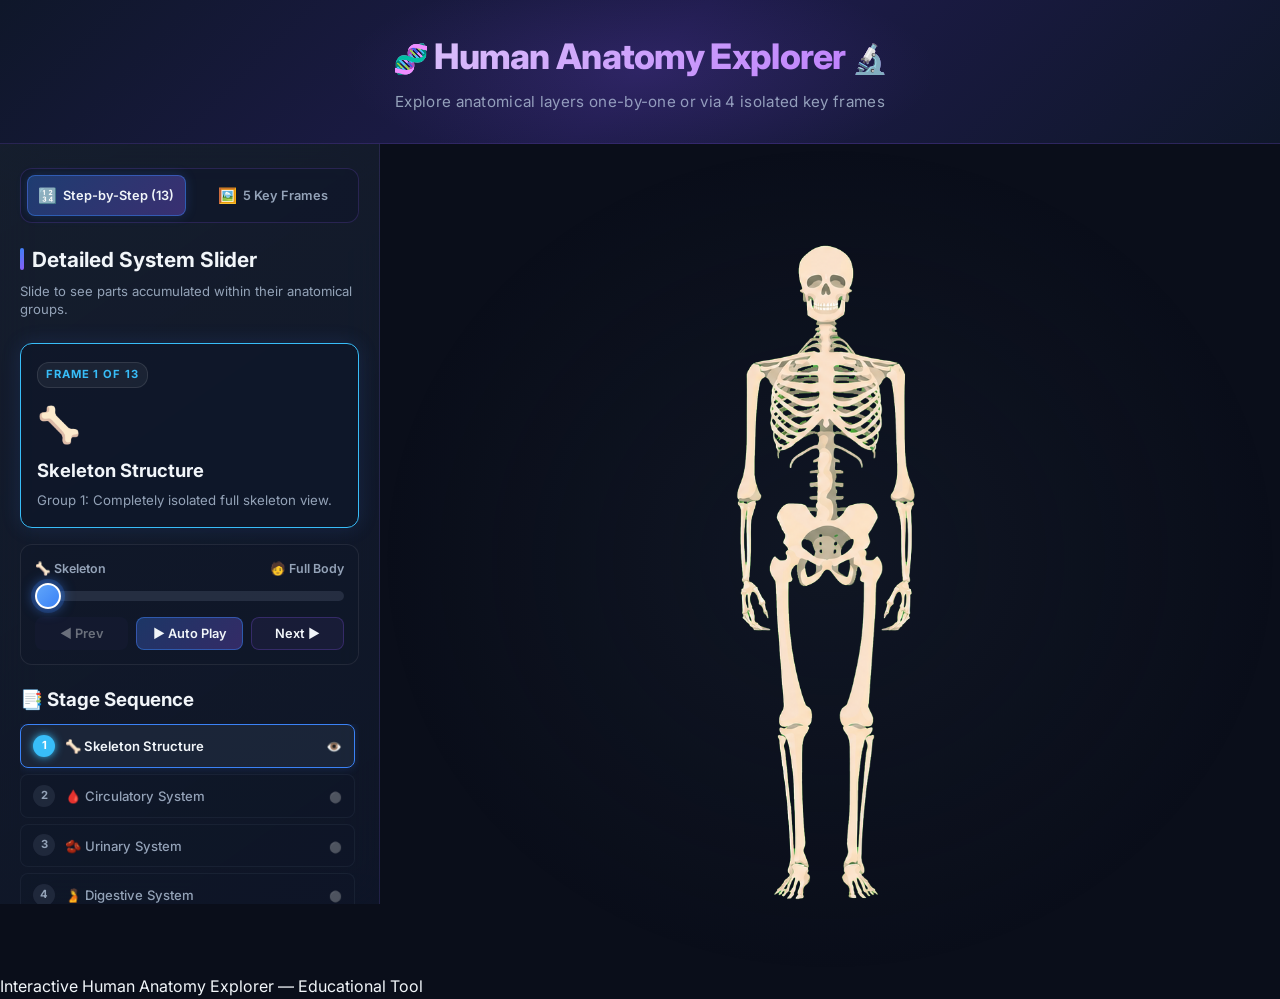
<file: trianing/humanparts/index.html>
<!DOCTYPE html>
<html lang="en">
<head>
    <meta charset="UTF-8">
    <meta name="viewport" content="width=device-width, initial-scale=1.0">
    <meta name="description" content="Interactive 2D Human Anatomy Model - Explore the human body step-by-step or in 4 key anatomical frames.">
    <title>Interactive Human Anatomy Explorer</title>
    <link rel="preconnect" href="https://fonts.googleapis.com">
    <link rel="preconnect" href="https://fonts.gstatic.com" crossorigin>
    <link href="https://fonts.googleapis.com/css2?family=Inter:wght@300;400;500;600;700;800&display=swap" rel="stylesheet">
    <link rel="stylesheet" href="style.css">
</head>
<body>
    <!-- Animated background particles -->
    <div class="bg-particles" id="bgParticles"></div>

    <!-- Header -->
    <header class="header">
        <div class="header-glow"></div>
        <h1 class="header-title">
            <span class="title-icon">🧬</span>
            Human Anatomy Explorer
            <span class="title-icon">🔬</span>
        </h1>
        <p class="header-subtitle">Explore anatomical layers one-by-one or via 4 isolated key frames</p>
    </header>

    <!-- Main content -->
    <main class="main-content">
        <!-- Control Panel -->
        <aside class="control-panel" id="controlPanel">
            <!-- Mode Switcher Tabs -->
            <div class="mode-switcher-container">
                <button class="mode-tab active" id="tabModeDetailed">
                    <span class="tab-icon">🔢</span> Step-by-Step (13)
                </button>
                <button class="mode-tab" id="tabModeKeyframe">
                    <span class="tab-icon">🖼️</span> 5 Key Frames
                </button>
            </div>

            <div class="panel-header">
                <h2 class="panel-title" id="panelTitle">Detailed System Slider</h2>
                <p class="panel-desc" id="panelDesc">Drag the sliding circle to reveal anatomical structures sequentially.</p>
            </div>

            <!-- Slider Control Container -->
            <div class="slider-section">
                <div class="active-stage-card" id="activeStageCard">
                    <div class="stage-badge" id="stageBadge">Stage 1 of 13</div>
                    <div class="stage-icon" id="stageIcon">🦴</div>
                    <h3 class="stage-title" id="stageTitle">Skeleton</h3>
                    <p class="stage-description" id="stageDescription">The foundational bone framework supporting the entire human structure.</p>
                </div>

                <!-- Range Slider Control -->
                <div class="slider-wrapper">
                    <div class="slider-labels-top">
                        <span id="sliderMinLabel">🦴 Skeleton</span>
                        <span id="sliderMaxLabel">🧑 Full Body</span>
                    </div>
                    <div class="slider-track-container">
                        <input type="range" min="1" max="13" value="1" step="1" id="anatomySlider" class="anatomy-slider">
                        <div class="slider-track-fill" id="sliderTrackFill"></div>
                    </div>
                    <div class="slider-controls-row">
                        <button class="step-btn" id="btnPrevStage" title="Previous Layer">◀ Prev</button>
                        <button class="play-btn" id="btnAutoPlay" title="Auto Play Journey">▶ Auto Play</button>
                        <button class="step-btn" id="btnNextStage" title="Next Layer">Next ▶</button>
                    </div>
                </div>
            </div>

            <!-- List of Progressive Stages -->
            <div class="stages-list-section">
                <h3 class="group-title">
                    <span class="group-icon">📑</span> Stage Sequence
                </h3>
                <div class="stages-timeline" id="stagesTimeline"></div>
            </div>
        </aside>

        <!-- Body Viewer -->
        <section class="body-viewer" id="bodyViewer">
            <div class="viewer-container" id="viewerContainer">
                <!-- Body part images will be injected here by JS -->
            </div>

            <!-- Hover tooltip -->
            <div class="part-tooltip" id="partTooltip"></div>
        </section>
    </main>

    <!-- Footer -->
    <footer class="footer">
        <p>Interactive Human Anatomy Explorer &mdash; Educational Tool</p>
    </footer>

    <script src="script.js"></script>
</body>
</html>
</file>
<file: trianing/humanparts/style.css>
/* ========================================
   CSS Custom Properties & Design Tokens
   ======================================== */
:root {
    --bg-primary: #0a0e1a;
    --bg-secondary: #111827;
    --bg-card: rgba(17, 24, 39, 0.85);
    --bg-card-hover: rgba(30, 41, 59, 0.9);

    --text-primary: #f1f5f9;
    --text-secondary: #94a3b8;
    --text-muted: #64748b;

    --accent-blue: #3b82f6;
    --accent-cyan: #06b6d4;
    --accent-purple: #8b5cf6;
    --accent-pink: #ec4899;
    --accent-emerald: #10b981;
    --accent-amber: #f59e0b;
    --accent-red: #ef4444;

    --gradient-primary: linear-gradient(135deg, #3b82f6, #8b5cf6);
    --gradient-header: linear-gradient(135deg, #0f172a 0%, #1e1b4b 50%, #0f172a 100%);
    --gradient-card: linear-gradient(145deg, rgba(30, 41, 59, 0.6), rgba(15, 23, 42, 0.8));

    --shadow-sm: 0 1px 3px rgba(0, 0, 0, 0.3);
    --shadow-md: 0 4px 12px rgba(0, 0, 0, 0.4);
    --shadow-lg: 0 8px 32px rgba(0, 0, 0, 0.5);
    --shadow-glow-blue: 0 0 20px rgba(59, 130, 246, 0.3);
    --shadow-glow-purple: 0 0 20px rgba(139, 92, 246, 0.3);

    --radius-sm: 8px;
    --radius-md: 12px;
    --radius-lg: 16px;
    --radius-xl: 24px;

    --font-main: 'Inter', -apple-system, BlinkMacSystemFont, sans-serif;

    --transition-fast: 0.15s ease;
    --transition-normal: 0.3s ease;
    --transition-slow: 0.5s ease;
}

/* ========================================
   Reset & Base
   ======================================== */
*, *::before, *::after {
    margin: 0;
    padding: 0;
    box-sizing: border-box;
}

html {
    scroll-behavior: smooth;
}

body {
    font-family: var(--font-main);
    background-color: var(--bg-primary);
    color: var(--text-primary);
    min-height: 100vh;
    overflow-x: hidden;
    line-height: 1.6;
}

/* ========================================
   Animated Background Particles
   ======================================== */
.bg-particles {
    position: fixed;
    top: 0;
    left: 0;
    width: 100%;
    height: 100%;
    pointer-events: none;
    z-index: 0;
    overflow: hidden;
}

.bg-particles .particle {
    position: absolute;
    border-radius: 50%;
    opacity: 0.15;
    animation: particleFloat linear infinite;
}

@keyframes particleFloat {
    0% {
        transform: translateY(100vh) rotate(0deg);
        opacity: 0;
    }
    10% {
        opacity: 0.15;
    }
    90% {
        opacity: 0.15;
    }
    100% {
        transform: translateY(-10vh) rotate(360deg);
        opacity: 0;
    }
}

/* ========================================
   Header
   ======================================== */
.header {
    position: relative;
    background: var(--gradient-header);
    padding: 28px 32px;
    text-align: center;
    border-bottom: 1px solid rgba(139, 92, 246, 0.2);
    z-index: 10;
    overflow: hidden;
}

.header-glow {
    position: absolute;
    top: 50%;
    left: 50%;
    transform: translate(-50%, -50%);
    width: 600px;
    height: 200px;
    background: radial-gradient(ellipse, rgba(139, 92, 246, 0.15), transparent 70%);
    pointer-events: none;
}

.header-title {
    font-size: 2.2rem;
    font-weight: 800;
    background: linear-gradient(135deg, #f1f5f9, #c084fc, #818cf8, #38bdf8);
    background-size: 200% 200%;
    -webkit-background-clip: text;
    -webkit-text-fill-color: transparent;
    background-clip: text;
    animation: gradientShift 4s ease infinite;
    position: relative;
    letter-spacing: -0.02em;
}

.title-icon {
    -webkit-text-fill-color: initial;
    font-size: 1.8rem;
}

@keyframes gradientShift {
    0%, 100% { background-position: 0% 50%; }
    50% { background-position: 100% 50%; }
}

.header-subtitle {
    color: var(--text-secondary);
    font-size: 0.95rem;
    font-weight: 400;
    margin-top: 6px;
    letter-spacing: 0.02em;
}

/* ========================================
   Main Content Layout
   ======================================== */
.main-content {
    display: flex;
    min-height: calc(100vh - 140px);
    position: relative;
    z-index: 1;
}

/* ========================================
   Control Panel (Sidebar)
   ======================================== */
.control-panel {
    width: 380px;
    min-width: 380px;
    background: var(--gradient-card);
    backdrop-filter: blur(20px);
    -webkit-backdrop-filter: blur(20px);
    border-right: 1px solid rgba(139, 92, 246, 0.15);
    padding: 24px 20px;
    overflow-y: auto;
    max-height: calc(100vh - 140px);
    position: sticky;
    top: 0;
    display: flex;
    flex-direction: column;
    gap: 20px;
}

/* Mode Switcher Tabs */
.mode-switcher-container {
    display: flex;
    gap: 8px;
    background: rgba(15, 23, 42, 0.6);
    padding: 6px;
    border-radius: var(--radius-md);
    border: 1px solid rgba(139, 92, 246, 0.2);
}

.mode-tab {
    flex: 1;
    padding: 10px 8px;
    border: 1px solid transparent;
    background: transparent;
    color: var(--text-secondary);
    border-radius: var(--radius-sm);
    font-family: var(--font-main);
    font-size: 0.8rem;
    font-weight: 600;
    cursor: pointer;
    transition: all var(--transition-normal);
    display: flex;
    align-items: center;
    justify-content: center;
    gap: 6px;
}

.mode-tab:hover {
    color: var(--text-primary);
    background: rgba(139, 92, 246, 0.1);
}

.mode-tab.active {
    background: linear-gradient(135deg, rgba(59, 130, 246, 0.35), rgba(139, 92, 246, 0.35));
    border-color: rgba(59, 130, 246, 0.5);
    color: var(--text-primary);
    box-shadow: 0 0 12px rgba(59, 130, 246, 0.2);
}

.tab-icon {
    font-size: 0.95rem;
}

.control-panel::-webkit-scrollbar {
    width: 6px;
}

.control-panel::-webkit-scrollbar-track {
    background: transparent;
}

.control-panel::-webkit-scrollbar-thumb {
    background: rgba(139, 92, 246, 0.3);
    border-radius: 10px;
}

.panel-header {
    margin-bottom: 4px;
}

.panel-title {
    font-size: 1.3rem;
    font-weight: 700;
    color: var(--text-primary);
    margin-bottom: 6px;
    display: flex;
    align-items: center;
    gap: 8px;
}

.panel-title::before {
    content: '';
    display: inline-block;
    width: 4px;
    height: 22px;
    background: var(--gradient-primary);
    border-radius: 4px;
}

.panel-desc {
    font-size: 0.82rem;
    color: var(--text-secondary);
    line-height: 1.4;
}

/* Active Stage Display Card */
.active-stage-card {
    background: rgba(15, 23, 42, 0.7);
    border: 1px solid var(--active-stage-color, var(--accent-blue));
    border-radius: var(--radius-md);
    padding: 16px;
    position: relative;
    box-shadow: 0 0 20px rgba(59, 130, 246, 0.15);
    transition: all var(--transition-normal);
}

.stage-badge {
    display: inline-block;
    font-size: 0.7rem;
    font-weight: 700;
    text-transform: uppercase;
    letter-spacing: 0.08em;
    color: var(--active-stage-color, var(--accent-blue));
    background: rgba(255, 255, 255, 0.05);
    padding: 3px 8px;
    border-radius: 12px;
    margin-bottom: 8px;
    border: 1px solid rgba(255, 255, 255, 0.1);
}

.stage-icon {
    font-size: 2.2rem;
    margin-bottom: 4px;
}

.stage-title {
    font-size: 1.15rem;
    font-weight: 700;
    color: var(--text-primary);
    margin-bottom: 6px;
}

.stage-description {
    font-size: 0.83rem;
    color: var(--text-secondary);
    line-height: 1.45;
}

/* Range Slider Controls */
.slider-section {
    display: flex;
    flex-direction: column;
    gap: 16px;
}

.slider-wrapper {
    display: flex;
    flex-direction: column;
    gap: 10px;
    background: rgba(15, 23, 42, 0.4);
    padding: 14px;
    border-radius: var(--radius-md);
    border: 1px solid rgba(255, 255, 255, 0.08);
}

.slider-labels-top {
    display: flex;
    justify-content: space-between;
    font-size: 0.78rem;
    font-weight: 600;
    color: var(--text-secondary);
}

.slider-track-container {
    position: relative;
    width: 100%;
    height: 14px;
    display: flex;
    align-items: center;
}

.anatomy-slider {
    -webkit-appearance: none;
    appearance: none;
    width: 100%;
    height: 10px;
    border-radius: 10px;
    background: rgba(100, 116, 139, 0.25);
    outline: none;
    cursor: pointer;
    position: relative;
    z-index: 2;
}

.anatomy-slider::-webkit-slider-thumb {
    -webkit-appearance: none;
    appearance: none;
    width: 26px;
    height: 26px;
    border-radius: 50%;
    background: linear-gradient(135deg, #60a5fa, #3b82f6);
    cursor: pointer;
    box-shadow: 0 0 14px rgba(59, 130, 246, 0.8), 0 0 0 4px rgba(59, 130, 246, 0.2);
    border: 2px solid #ffffff;
    transition: transform var(--transition-fast), box-shadow var(--transition-fast);
}

.anatomy-slider::-webkit-slider-thumb:hover {
    transform: scale(1.18);
    box-shadow: 0 0 20px rgba(59, 130, 246, 0.9), 0 0 0 6px rgba(59, 130, 246, 0.3);
}

.anatomy-slider::-moz-range-thumb {
    width: 26px;
    height: 26px;
    border-radius: 50%;
    background: linear-gradient(135deg, #60a5fa, #3b82f6);
    cursor: pointer;
    box-shadow: 0 0 14px rgba(59, 130, 246, 0.8), 0 0 0 4px rgba(59, 130, 246, 0.2);
    border: 2px solid #ffffff;
    transition: transform var(--transition-fast), box-shadow var(--transition-fast);
}

.slider-track-fill {
    position: absolute;
    left: 0;
    top: 2px;
    height: 10px;
    background: linear-gradient(90deg, #38bdf8, #3b82f6, #8b5cf6, #ec4899);
    border-radius: 10px;
    pointer-events: none;
    z-index: 1;
    transition: width 0.1s ease-out;
}

.slider-controls-row {
    display: flex;
    gap: 8px;
    margin-top: 4px;
}

.step-btn, .play-btn {
    padding: 8px 12px;
    border: 1px solid rgba(139, 92, 246, 0.25);
    background: rgba(139, 92, 246, 0.08);
    color: var(--text-primary);
    border-radius: var(--radius-sm);
    cursor: pointer;
    font-family: var(--font-main);
    font-size: 0.8rem;
    font-weight: 600;
    transition: all var(--transition-normal);
}

.step-btn {
    flex: 1;
}

.play-btn {
    flex: 1.2;
    background: linear-gradient(135deg, rgba(59, 130, 246, 0.3), rgba(139, 92, 246, 0.3));
    border-color: rgba(59, 130, 246, 0.5);
}

.step-btn:hover:not(:disabled), .play-btn:hover {
    background: rgba(139, 92, 246, 0.25);
    border-color: rgba(139, 92, 246, 0.6);
    transform: translateY(-1px);
}

.play-btn.playing {
    background: linear-gradient(135deg, rgba(239, 68, 68, 0.4), rgba(245, 158, 11, 0.4));
    border-color: rgba(239, 68, 68, 0.6);
}

.step-btn:disabled {
    opacity: 0.4;
    cursor: not-allowed;
    border-color: transparent;
}

/* Timeline Stages Section */
.stages-list-section {
    display: flex;
    flex-direction: column;
    gap: 10px;
}

.stages-timeline {
    display: flex;
    flex-direction: column;
    gap: 6px;
    max-height: 280px;
    overflow-y: auto;
    padding-right: 4px;
}

.stages-timeline::-webkit-scrollbar {
    width: 4px;
}

.stages-timeline::-webkit-scrollbar-thumb {
    background: rgba(100, 116, 139, 0.3);
    border-radius: 4px;
}

.timeline-item {
    display: flex;
    align-items: center;
    gap: 10px;
    padding: 8px 12px;
    background: rgba(15, 23, 42, 0.4);
    border: 1px solid rgba(100, 116, 139, 0.12);
    border-radius: var(--radius-sm);
    cursor: pointer;
    transition: all var(--transition-normal);
}

.timeline-item:hover {
    background: rgba(30, 41, 59, 0.7);
    border-color: rgba(100, 116, 139, 0.3);
    transform: translateX(3px);
}

.timeline-item.active {
    background: rgba(30, 41, 59, 0.85);
    border-color: var(--accent-blue);
    box-shadow: 0 0 10px rgba(59, 130, 246, 0.2);
}

.timeline-item.passed {
    opacity: 0.75;
    border-color: rgba(16, 185, 129, 0.3);
}

.timeline-num {
    width: 22px;
    height: 22px;
    border-radius: 50%;
    background: rgba(100, 116, 139, 0.2);
    color: var(--text-secondary);
    display: flex;
    align-items: center;
    justify-content: center;
    font-size: 0.7rem;
    font-weight: 700;
    flex-shrink: 0;
}

.timeline-item.active .timeline-num {
    background: var(--stage-color, var(--accent-blue));
    color: #ffffff;
    box-shadow: 0 0 8px var(--stage-color, var(--accent-blue));
}

.timeline-item.passed .timeline-num {
    background: rgba(16, 185, 129, 0.2);
    color: var(--accent-emerald);
}

.timeline-content {
    flex: 1;
}

.timeline-title {
    font-size: 0.82rem;
    font-weight: 500;
    color: var(--text-secondary);
}

.timeline-item.active .timeline-title {
    color: var(--text-primary);
    font-weight: 600;
}

.timeline-status::after {
    content: '⚪';
    font-size: 0.65rem;
    opacity: 0.3;
}

.timeline-item.passed .timeline-status::after {
    content: '✓';
    color: var(--accent-emerald);
    font-weight: bold;
    font-size: 0.8rem;
    opacity: 1;
}

.timeline-item.active .timeline-status::after {
    content: '👁️';
    font-size: 0.8rem;
    opacity: 1;
}

/* ========================================
   Body Viewer
   ======================================== */
.body-viewer {
    flex: 1;
    display: flex;
    align-items: flex-start;
    justify-content: center;
    padding: 40px 20px;
    position: relative;
    background: radial-gradient(ellipse at center, rgba(30, 41, 59, 0.3) 0%, transparent 70%);
}

.viewer-container {
    position: relative;
    width: 420px;
    height: 750px;
}

/* Body part images */
.body-layer {
    position: absolute;
    transition: opacity var(--transition-slow), transform var(--transition-slow);
    pointer-events: none;
}

.body-layer.full-body {
    top: 0;
    left: 50%;
    transform: translateX(-50%);
    height: 100%;
    width: auto;
    max-width: 100%;
    object-fit: contain;
}

.body-layer.organ {
    object-fit: contain;
    pointer-events: auto;
}

.body-layer.full-body.hidden {
    opacity: 0;
    transform: translateX(-50%) scale(0.96);
    pointer-events: none;
}

.body-layer.organ.hidden {
    opacity: 0;
    transform: translateX(-50%) scale(0.85);
    pointer-events: none;
}

.body-layer.newly-added {
    animation: layerPulse 0.6s ease-out;
}

@keyframes layerPulse {
    0% { filter: drop-shadow(0 0 18px rgba(59, 130, 246, 0.8)); }
    100% { filter: none; }
}

/* Glow effect on hover */
.body-layer.glow {
    filter: drop-shadow(0 0 12px rgba(139, 92, 246, 0.6));
}

/* Part tooltip */
.part-tooltip {
    position: fixed;
    background: rgba(15, 23, 42, 0.95);
    backdrop-filter: blur(12px);
    color: var(--text-primary);
    padding: 8px 14px;
    border-radius: var(--radius-sm);
    font-size: 0.8rem;
    font-weight: 500;
    pointer-events: none;
    opacity: 0;
    transition: opacity var(--transition-fast);
    z-index: 100;
    border: 1px solid rgba(139, 92, 246, 0.3);
    box-shadow: var(--shadow-md);
}

.part-tooltip.visible {
    opacity: 1;
}

/* Responsive */
@media (max-width: 900px) {
    .main-content {
        flex-direction: column;
    }

    .control-panel {
        width: 100%;
        min-width: unset;
        max-height: none;
        position: relative;
        border-right: none;
        border-bottom: 1px solid rgba(139, 92, 246, 0.15);
    }
}


@media (max-width: 500px) {
    .layer-toggle {
        flex: 1 1 100%;
    }

    .viewer-container {
        width: 280px;
        height: 500px;
    }

    .header {
        padding: 20px 16px;
    }

    .header-title {
        font-size: 1.3rem;
    }
}
</file>
